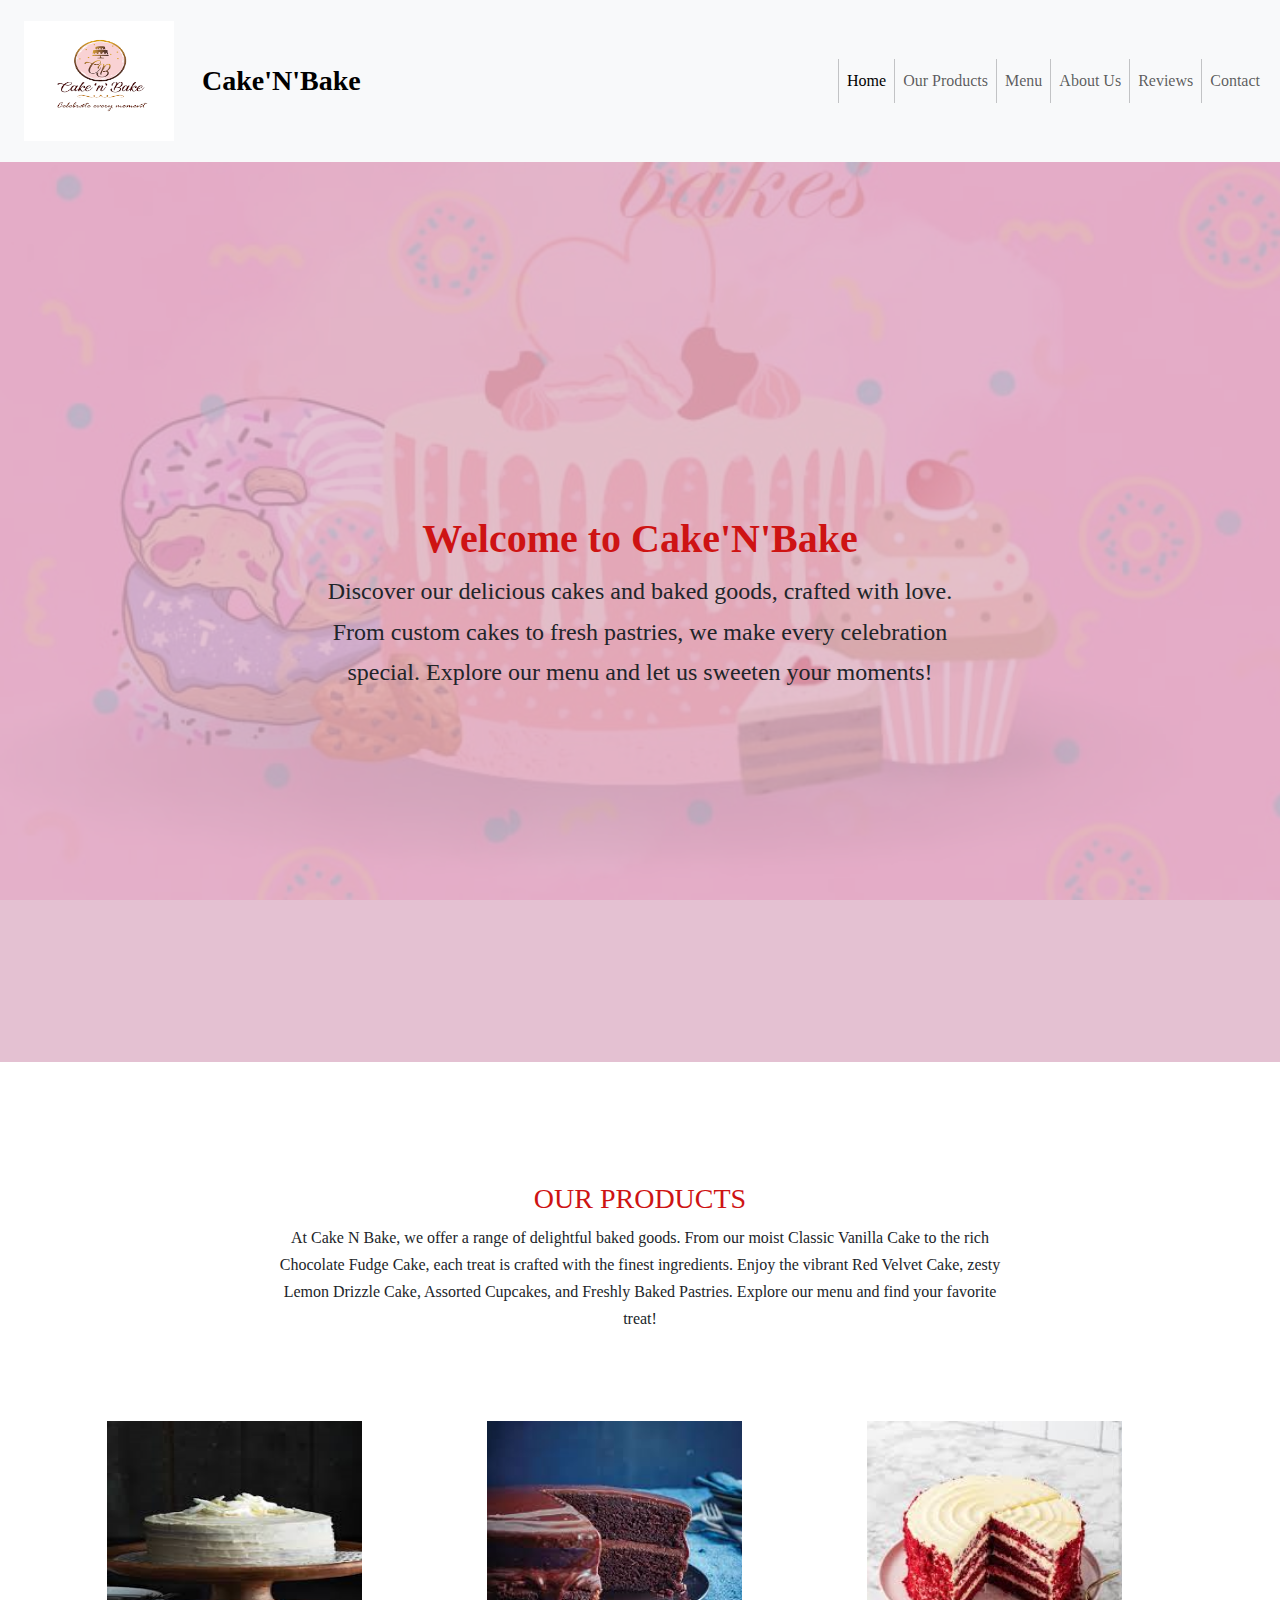
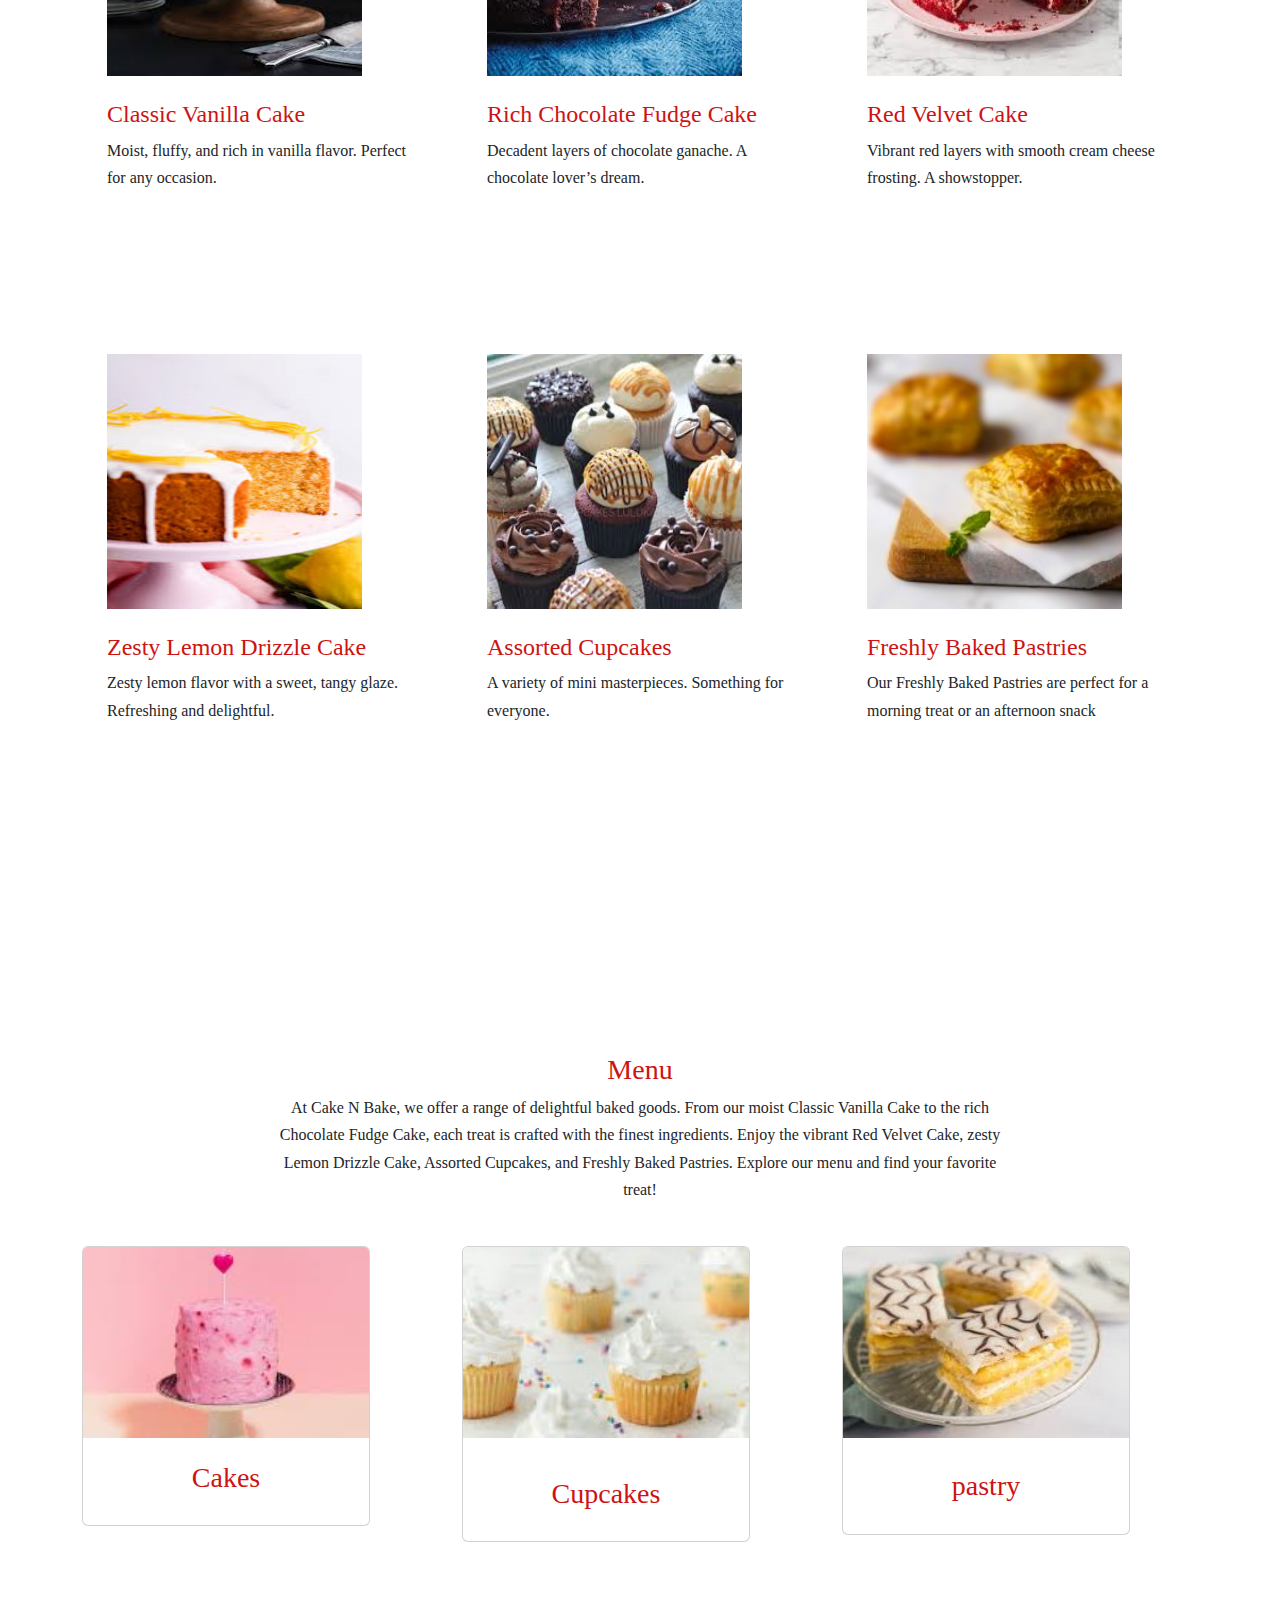
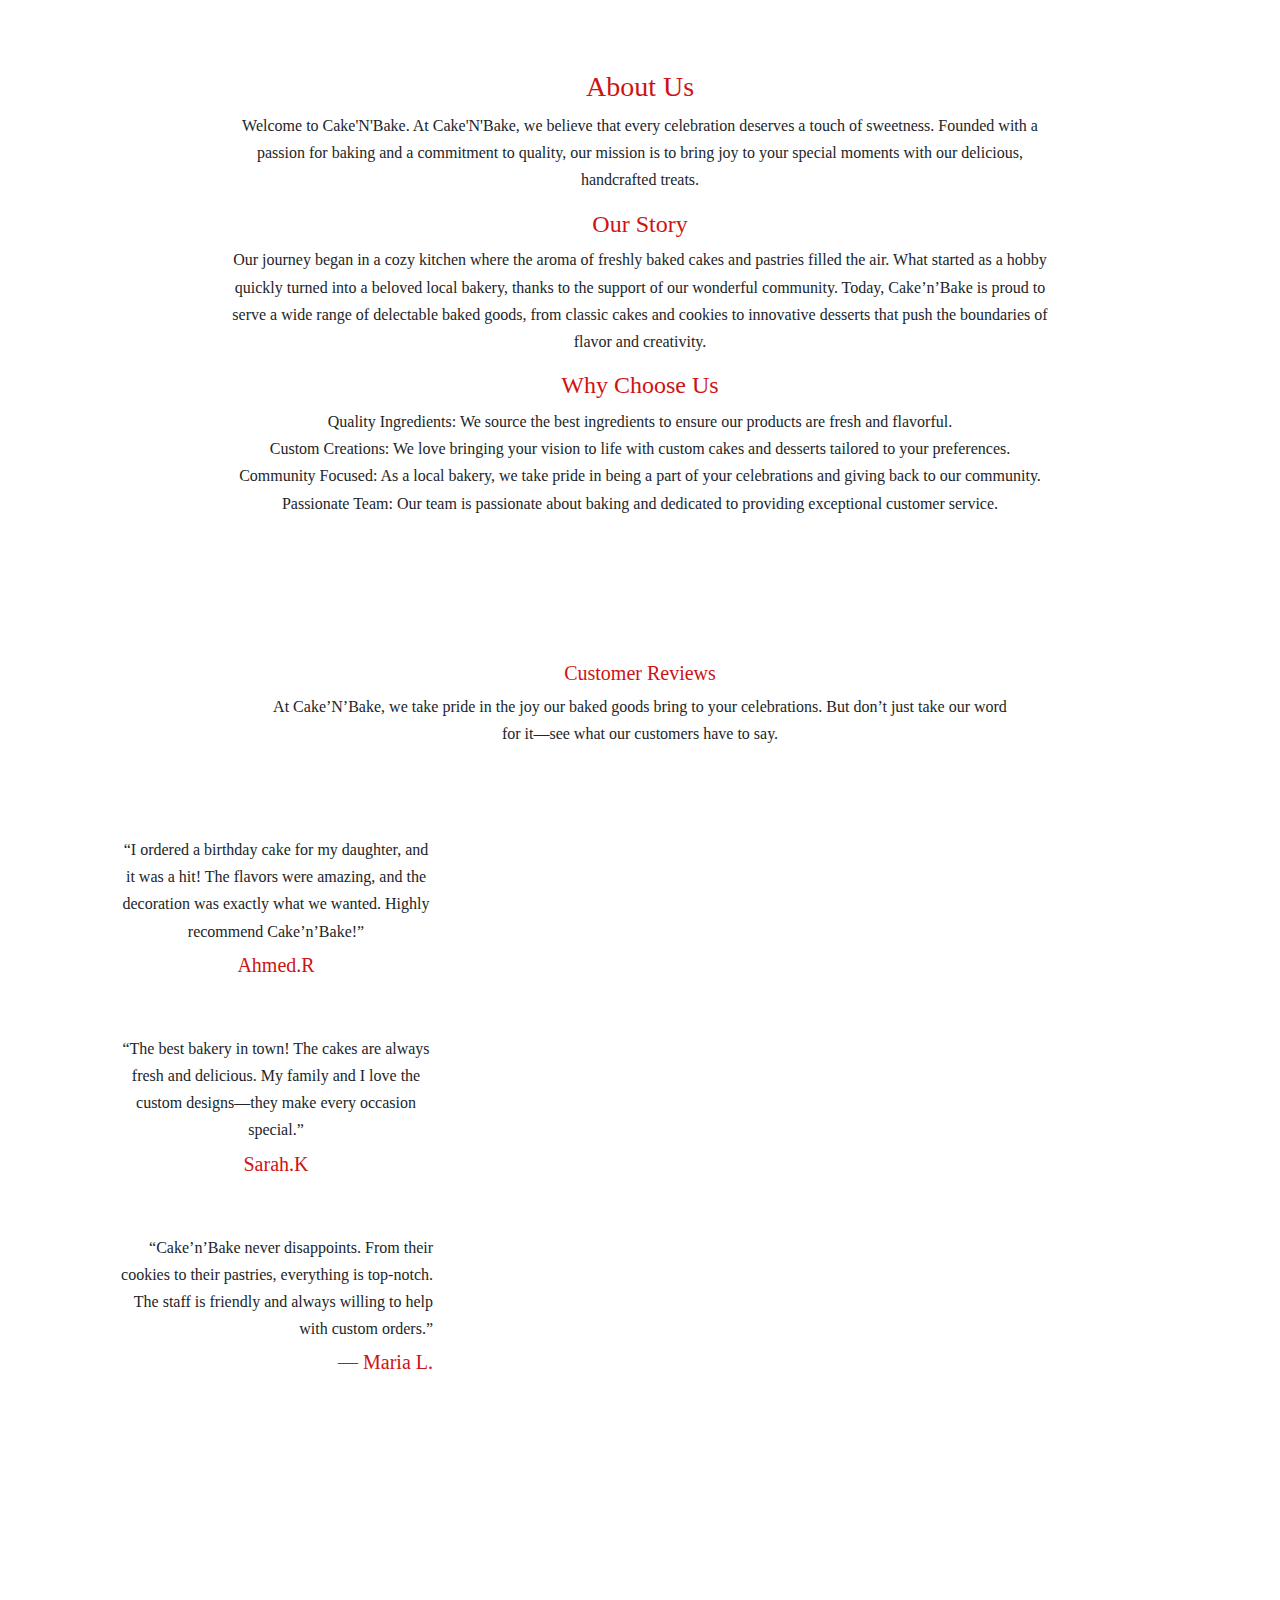
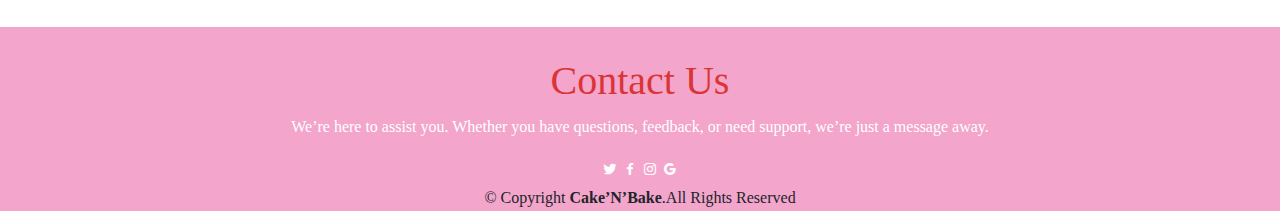
<file: index.html>
<!doctype html>
<html lang="en">
  <head>
    <meta charset="utf-8">
    <meta name="viewport" content="width=device-width, initial-scale=1">
    <title>Cake'N'Bake</title>
    <link rel="shortcut icon" type="image" href="./images/images.png">
    <link href="https://cdn.jsdelivr.net/npm/bootstrap@5.3.3/dist/css/bootstrap.min.css" rel="stylesheet" integrity="sha384-QWTKZyjpPEjISv5WaRU9OFeRpok6YctnYmDr5pNlyT2bRjXh0JMhjY6hW+ALEwIH" crossorigin="anonymous">
    <link href='https://unpkg.com/boxicons@2.1.4/css/boxicons.min.css' rel='stylesheet'>
  
  </head>
  <body>
    <script src="https://cdn.jsdelivr.net/npm/bootstrap@5.3.3/dist/js/bootstrap.bundle.min.js" integrity="sha384-YvpcrYf0tY3lHB60NNkmXc5s9fDVZLESaAA55NDzOxhy9GkcIdslK1eN7N6jIeHz" crossorigin="anonymous"></script>
  <link rel="stylesheet" href="css/style.css">
 
 
  <!-- Navbar -->

    <nav class="navbar navbar-expand-lg  bg-body-tertiary sticky-top">

        <div class="container-fluid ">
          <nav class="navbar navbar-light">
            <div class="container">
              <a class="navbar-brand bg-body-tertiary" href="#">
                <img src="./images/logo.png" alt="" width="150" height="120">
              </a>
            </div>
          </nav>
          <a class="navbar-brand fs-3 fw-bold" href="#">Cake'N'Bake</a>
          <button class="navbar-toggler" type="button" data-bs-toggle="collapse" data-bs-target="#navbarSupportedContent" aria-controls="navbarSupportedContent" aria-expanded="false" aria-label="Toggle navigation">
            <span class="navbar-toggler-icon"></span>
          </button>
          <div class="collapse navbar-collapse" id="navbarSupportedContent" style="text-align: center;">
            <ul class="navbar-nav ms-auto" >
              <div class="vr"></div>
              <li class="nav-item">
                <a class="nav-link active" aria-current="page" href="#Home">Home</a>
              </li>
              <div class="vr"></div>
              <li class="nav-item">
                <a class="nav-link" href="#Our Products">Our Products</a>
              </li>
              <div class="vr"></div>
              <li class="nav-item">
                <a class="nav-link" href="#Menu">Menu</a>
              </li>
              <div class="vr"></div>
              <li class="nav-item">
                <a class="nav-link" href="#About Us">About Us</a>
              </li>
              <div class="vr"></div>
              <li class="nav-item">
                <a class="nav-link" href="#Reviews">Reviews</a>
              </li>
              <div class="vr"></div>
              <li class="nav-item">
                <a class="nav-link" href="#footer">Contact</a>
              </li>
            </ul>
          </div>
        </div>
      </nav>

     
<!-- Background Image  -->
 <div class="hero vh-100 d-flex align-items-center" id="Home" style="background-image: url(./images/WhatsApp\ Image\ 2024-08-21\ at\ 1.25.25\ PM.jpeg); 
 background-position:center;
 background-size:cover;
 background-attachment: fixed;
 position: relative;
 z-index :2; width: 100%; height: 100px;" >
  <div class="container">
   <div class="row">
    <div class="col-lg-7 mx-auto text-center">
      <h1 class="display fw-bold">Welcome to Cake'N'Bake</h1>
      <p class="fs-4">Discover our delicious cakes and baked goods, crafted with love. From custom cakes to fresh pastries, we make every celebration special. Explore our menu and let us sweeten your moments!</p>
      </div>
    </div>
  </div>
</div> 





<!-- Our Products-->
<section  id="Our Products">
  <div class="container">
    <div class="row">
      <div class="col-md-8 mx-auto text-center">
        <h3>OUR PRODUCTS</h3>
        <p class="text-dark">At Cake N Bake, we offer a range of delightful baked goods. From our moist Classic Vanilla Cake to the rich Chocolate Fudge Cake, each treat is crafted with the finest ingredients. Enjoy the vibrant Red Velvet Cake, zesty Lemon Drizzle Cake, Assorted Cupcakes, and Freshly Baked Pastries. Explore our menu and find your favorite treat!</p>
      </div>
    </div>
    <div class="row">
      <div class="col-lg-4 col-sm-6 py-5">
        <div class="our Products card-effect">
          <div class="image ">
            <img src="./images/vanilla.png" alt="" width="255px" height="255px">
          </div>
          <h4 class="mt-4 mb-2">Classic Vanilla Cake</h4>
          <p>Moist, fluffy, and rich in vanilla flavor. Perfect for any occasion.</p>
        </div>
      </div>
      <div class="col-lg-4 col-sm-6 py-5">
        <div class="our Products card-effect">
          <div class="image ">
            <img src="./images/cake 2.png" alt="" width="255px" height="255px">
          </div>
          <h4 class="mt-4 mb-2">Rich Chocolate Fudge Cake</h4>
          <p>Decadent layers of chocolate ganache. A chocolate lover’s dream.</p>
        </div>
      </div>
      <div class="col-lg-4 col-sm-6 py-5">
        <div class="our Products card-effect">
          <div class="image ">
            <img src="./images/RED VELET.png" alt="" width="255px" height="255px">
          </div>
          <h4 class="mt-4 mb-2"> Red Velvet Cake</h4>
          <p>Vibrant red layers with smooth cream cheese frosting. A showstopper.</p>
        </div>
      </div>
      <div class="col-lg-4 col-sm-6 py-5">
        <div class="our Products card-effect">
          <div class="image ">
            <img src="./images/LEMON DIRZZLE.png" alt="" width="255px" height="255px">
          </div>
          <h4 class="mt-4 mb-2">Zesty Lemon Drizzle Cake</h4>
          <p>Zesty lemon flavor with a sweet, tangy glaze. Refreshing and delightful.</p>
        </div>
      </div>
      <div class="col-lg-4 col-sm-6 py-5">
        <div class="our Products card-effect">
          <div class="image ">
            <img src="./images/cupcakes.png" alt="" width="255px" height="255px">
          </div>
          <h4 class="mt-4 mb-2">Assorted Cupcakes</h4>
          <p>A variety of mini masterpieces. Something for everyone.</p>
        </div>
      </div>
      <div class="col-lg-4 col-sm-6 py-5">
        <div class="our Products card-effect">
          <div class="image ">
            <img src="./images/pastry.jpeg" alt="" width="255px" height="255px">
          </div>
          <h4 class="mt-4 mb-2"> Freshly Baked Pastries</h4>
          <p>Our Freshly Baked Pastries are perfect for a morning treat or an afternoon snack</p>
        </div>
      </div>
    </div>
  </div>
</section>



<!-- Menu -->
<section id="Menu">
  <div class="container text-center">
    <div class="col-md-8 mx-auto text-center">
      <h3>Menu</h3>
      <p class="text-dark">At Cake N Bake, we offer a range of delightful baked goods. From our moist Classic Vanilla Cake to the rich Chocolate Fudge Cake, each treat is crafted with the finest ingredients. Enjoy the vibrant Red Velvet Cake, zesty Lemon Drizzle Cake, Assorted Cupcakes, and Freshly Baked Pastries. Explore our menu and find your favorite treat!</p>
    </div>
    <br>
    <div class="row align-items-start">
      <div class="col">
        
  <div class="card" style="width: 18rem;">
    <img src="./images/cakessss.png" class="card-img-top" alt="...">
    <div class="card-body">
      <a href="./cakes.html" class="btn btn-transparent"><h3>Cakes</h3></a>
    </div>
  </div>
      </div>

      <div class="col">
  <div class="card" style="width: 18rem;">
    <img src="./images/font,,.jpg" class="card-img-top" alt="...">
    <div class="card-body">
      <h5 class="card-title"></h5>
      <p class="card-text"></p>
      <a href="./cup cakes.html" class="btn btn-transparent"><h3>Cupcakes</h3></a>
    </div>
  </div>
      </div>

      <div class="col">
  <div class="card" style="width: 18rem;" >
    <img src="./images/p6.jpeg" class="card-img-top" alt="..." >
    <div class="card-body">
      <h5 class="card-title"></h5>
      <a href="./pastry.html" class="btn btn-transparent"><h3>pastry</h3></a>
    </div>
  </div>
      </div>
    </div>
  </div>





  












  <!-- <div class="menu card-effect">
  <a href="./cup cakes.html"><img src="./images/font.jfif" alt=""  width="255px" height="255px"s></a>
</div>
<div class="">
  <a href="./cup cakes.html"><img src="./images/font.jfif" alt=""  width="255px" height="255px"s></a>
</div>
<div class="menu card-effect">
  <a href="./cup cakes.html"><img src="./images/font.jfif" alt=""  width="255px" height="255px"s></a>
</div> -->
</section>

 


<!-- About-Us -->
 <section class="row py-2" id="About Us">
  <div class="container">
    <div class="row">
      <div class="col-md-8 mx-auto text-center">
        <h3>About Us</h3>
        <p class="text-dark">Welcome to Cake'N'Bake. 
          At  Cake'N'Bake, we believe that every celebration deserves a touch of sweetness. Founded with a passion for baking and a commitment to quality, our mission is to bring joy to your special moments with our delicious, handcrafted treats.</p>
      </div>
      <div class="col-md-8 mx-auto text-center">
        <h4>Our Story</h4>
        <p class="text-dark">Our journey began in a cozy kitchen where the aroma of freshly baked cakes and pastries filled the air. What started as a hobby quickly turned into a beloved local bakery, thanks to the support of our wonderful community. Today, Cake’n’Bake is proud to serve a wide range of delectable baked goods, from classic cakes and cookies to innovative desserts that push the boundaries of flavor and creativity.</p>
      </div>
      <div class="col-md-8 mx-auto text-center">
        <h4>Why Choose Us</h4>
        <p class="text-dark">
          Quality Ingredients: We source the best ingredients to ensure our products are fresh and flavorful.
          <br>
          Custom Creations: We love bringing your vision to life with custom cakes and desserts tailored to your preferences.
          <br>
         Community Focused: As a local bakery, we take pride in being a part of your celebrations and giving back to our community.
         <br>
         Passionate Team: Our team is passionate about baking and dedicated to providing exceptional customer service.
        </p>
      </div>
    </div>
  </div>
 </section><!-- About-Us -->


<!-- Reviews -->
<section class="" id="Reviews">
<div class="container">
  <div class="row mb-5">
    <div class="col-md-8 mx-auto text-center">
        <h5> Customer Reviews</h5>
        <p>At Cake’N’Bake, we take pride in the joy our baked goods bring to your celebrations. But don’t just take our word for it—see what our customers have to say.</p>
    </div>
  </div>


  <div class="container text-center">
      <div class="col">
        <div class="col-md-4">
          <div class="Reviews card-effect">
            <p class="mb-2 ">“I ordered a birthday cake for my daughter, and it was a hit! The flavors were amazing, and the decoration was exactly what we wanted. Highly recommend Cake’n’Bake!”</p>
           <h5 class="">Ahmed.R</h5>
          </div>
        </div>
      </div>
      <div class="col">
        <div class="col-md-4 text-center">
          <div class="Reviews card-effect">
            <p class="mb-2 ">“The best bakery in town! The cakes are always fresh and delicious. My family and I love the custom designs—they make every occasion special.”</p>
           <h5 class="">Sarah.K</h5>
          </div>
        </div>
      </div>
      <div class="col">
        <div class="col-md-4 text-end">
          <div class="Reviews card-effect">
            <p class="mb-2 ">“Cake’n’Bake never disappoints. From their cookies to their pastries, everything is top-notch. The staff is friendly and always willing to help with custom orders.”</p>
           <h5 class=""> — Maria L.</h5>
          </div>
        </div>
      </div>
    </div>
  </div> 
</div>
</section>

<!-- <h5>Contact Us</h5> -->

<!-- Contact Us -->
<footer id="footer">
  <h1 class="text-center">Contact Us</h1>
  <p class="text-center"> We’re here to assist you. Whether you have questions, feedback, or need support, we’re just a message away.</p>
  <div class="icons text-center">
    <i class="bx bxl-twitter"></i>
    <i class="bx bxl-facebook"></i>
    <i class="bx bxl-instagram"></i>
    <i class="bx bxl-google"></i>
  </div>
  <div class="coppright text-center">
   &copy; Copyright <strong><span>Cake’N’Bake</span></strong>.All Rights Reserved
  </div>
</footer>




</body>
</html>
</file>
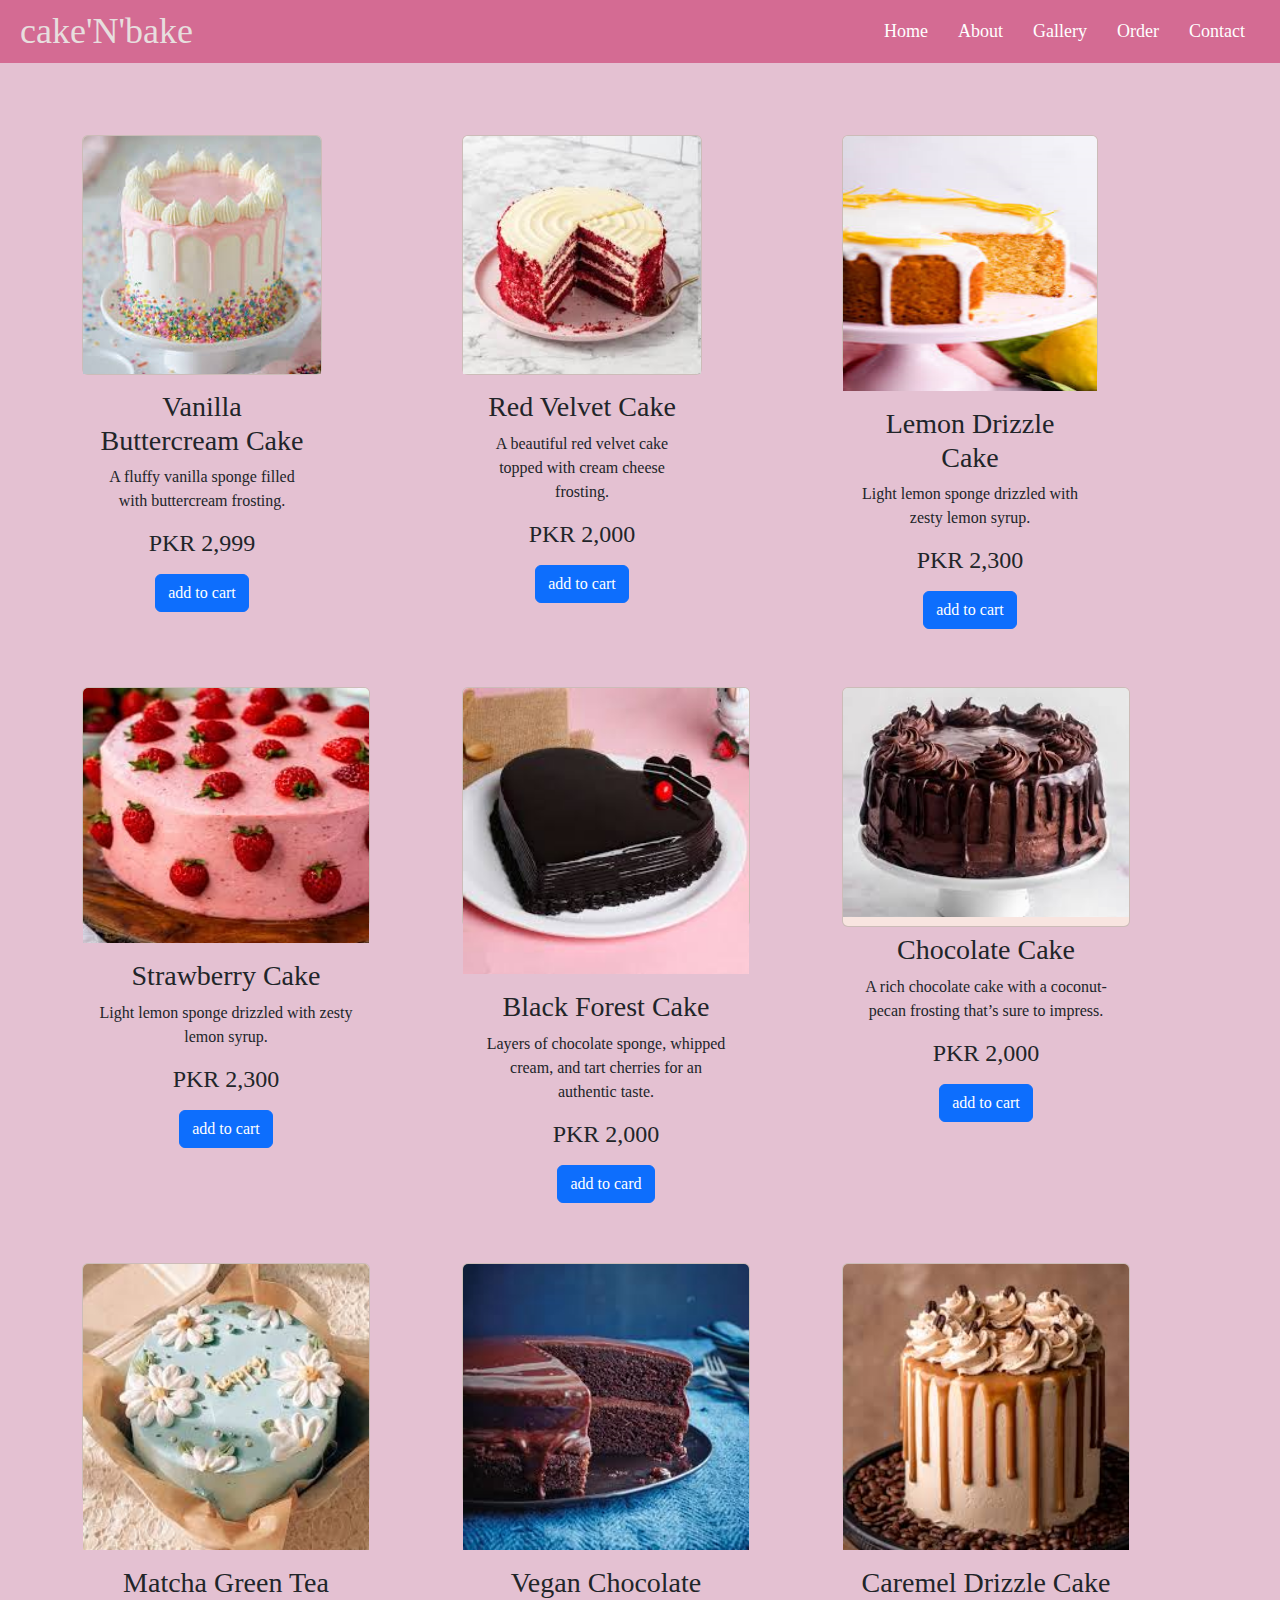
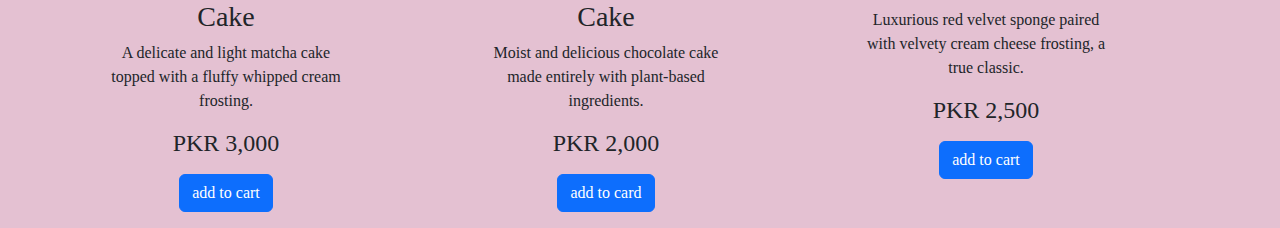
<file: cakes.html>
<!doctype html>
<html lang="en">
  <head>
    <meta charset="utf-8">
    <meta name="viewport" content="width=device-width, initial-scale=1">
    <title>Cakes</title>
    <link href="https://cdn.jsdelivr.net/npm/bootstrap@5.3.3/dist/css/bootstrap.min.css" rel="stylesheet" integrity="sha384-QWTKZyjpPEjISv5WaRU9OFeRpok6YctnYmDr5pNlyT2bRjXh0JMhjY6hW+ALEwIH" crossorigin="anonymous">
  <style>
    button{
      color: cyanorder;
      background-color: rgb(255, 80, 138);
    }
  </style>
  </head>
  <body>
   
    <script src="https://cdn.jsdelivr.net/npm/bootstrap@5.3.3/dist/js/bootstrap.bundle.min.js" integrity="sha384-YvpcrYf0tY3lHB60NNkmXc5s9fDVZLESaAA55NDzOxhy9GkcIdslK1eN7N6jIeHz" crossorigin="anonymous"></script>
   <!-- <h1 style="color: rgb(250, 71, 133);height: 500%;; text-align: center;">cakes</h1>
 -->

 <style>  
  body {  
      margin: 0;  
      font-family:Georgia, 'Times New Roman', Times, serif;
      background: rgba(221, 177, 199, 0.8);  
  }  

  .navbar {  
      display: flex;  
      justify-content: space-between;  
      align-items: center;  
      background-color: #d46b93; 
      padding: 10px 20px;  
      position: relative;  
      overflow: hidden;  
  }  

  .navbar h1 {  
      font-size: 36px;  
      color: rgb(231, 222, 222);  
      margin: 0;  
      cursor: pointer;  
      transition: transform 0.3s;  
  }  

  .navbar h1:hover {  
      transform: scale(1.1);  
  }  

  .navbar ul {  
      list-style: none;  
      display: flex;  
      padding: 0;  
      margin: 0;  
  }  

  .navbar ul li {  
      margin: 0 15px;  
      position: relative;  
      cursor: pointer;  
      font-size: 18px;  
      color: white;  
      transition: color 0.3s;  
  }  

  .navbar ul li:hover {  
      color: #da0c95;   
  }  

  .navbar ul li::after {  
      content: '';  
      position: absolute;  
      width: 100%;  
      height: 2px;  
      background: #d466f0;  
      bottom: -5px;  
      left: 0;  
      transform: scaleX(0);  
      transition: transform 0.3s;  
  }  

  .navbar ul li:hover::after {  
      transform: scaleX(1);  
  }  
  .card{
    background-color:#f8e5e0;  

  }

</style>  
</head>  
<body>  

<div class="navbar">  
  <h1>cake'N'bake</h1>  
  <ul>  
      <li>Home</li>  
      <li>About</li>  
      <li>Gallery</li>  
      <li>Order</li>  
      <li>Contact</li>  
  </ul>  
</div>  

<script>  
 
</script>  

   
 
   <br>
  
   <div class="container text-center ">
    <div class="row align-items-start ">
      <div class="col-lg-4 col-sm-6 py-5">
        <div class="card" style="width: 15rem;height: 15rem;" >
          <img src="./images/VANILLA BUTTER CREAM.jpeg" class="card-img-top" alt="...">
          <div class="card-body">
            <h3 class="card-title">Vanilla Buttercream Cake</h3>
            <p class="card-text"> A fluffy vanilla sponge filled with  buttercream frosting. 
              <h4>PKR 2,999</h4>
            </p>
            <a href="order.html" class="btn btn-primary"> add to cart</a>
          </div>
        </div>
      </div>
      <div class="col-lg-4 col-sm-6 py-5 ">
        <div class="card" style="width: 15rem; height: 15rem;">
          <img src="./images/RED VELET.png" class="card-img-top" alt="...">
          <div class="card-body">
            <h3 class="card-title">Red Velvet Cake</h3>
            <p class="card-text"> A beautiful red velvet cake topped with cream cheese frosting.
              <h4>PKR 2,000</h4>
            </p>
            <a href="order.html" class="btn btn-primary">add to cart</a>
          </div>
        </div>
      </div>
      <div class="col-lg-4 col-sm-6 py-5">
        <div class="card" style="width: 16rem; height:15rem;">
          <img src="./images/LEMON DIRZZLE.png" class="card-img-top" alt="..." width="255" height="255">
          <div class="card-body">
            <h3 class="card-title">Lemon Drizzle Cake</h3>
            <p class="card-text FW-LIGHT">Light lemon sponge drizzled with zesty lemon syrup.
              <h4>PKR 2,300</h4>
            </p>
            <a href="order.html" class="btn btn-primary">add to cart</a>
          </div>
        </div>
      </div>
     </div>
   </div>
  <br>
  <br>
  <br>
  <br>
  <br>
  <br>
  <br>
  <br>
  <br>


  <div class="container text-center">
    <div class="row align-items-start">
      <div class="col-lg-4 col-sm-6 py-5">
        <div class="card" style="width: 18rem; height: 15rem;">
          <img src="./images/download 2.jpeg" class="card-img-top" alt="..." width="255" height="255">
          <div class="card-body">
            <h3 class="card-title">Strawberry Cake</h3>
            <p class="card-text FW-LIGHT">Light lemon sponge drizzled with zesty lemon syrup.
              <h4>PKR 2,300</h4>
            </p>
            <a href="order.html" class="btn btn-primary">add to cart</a>
          </div>
        </div>
      </div>



    <div class="col-lg-4 col-sm-6 py-5">
      <div class="card" style="width: 18rem; height: 15rem;">
        <img src="./images/cake 12.jpeg" class="card-img-top" alt="...">
        <div class="card-body">
         <h3 class="card-title">Black Forest Cake</h3>
         <p class="card-text">Layers of chocolate sponge, whipped cream, and tart cherries for an authentic taste.
        <h4>PKR 2,000</h4>
       </p>
        <a href="order.html" class="btn btn-primary">add to card</a>
       </div>
     </div>
  </div>



      <div class="col-lg-4 col-sm-6 py-5">
        <div class="card" style="width: 18rem; height:15rem;">
          <img src="./images/picture 1.jpeg" class="card-img-top" alt="...">
          <div class="card-body">
            <h3 class="card-title"> Chocolate Cake</h3>
            <p class="card-text">A rich chocolate cake with a coconut-pecan frosting that’s sure to impress.
              <h4>PKR 2,000</h4>
            </p>
            <a href="order.html" class="btn btn-primary">add to cart</a>
          </div>
        </div>
      </div>
    </div>
  </div>



<br>
<br>
<br>
<br>
<br>
<br>
<br>
<br>
<br>
<br>
        <div class="container text-center">
          <div class="row align-items-start">
            <div class="col-lg-4 col-sm-6 py-5">
              <div class="card" style="width: 18rem; height: 15rem;">
                <img src="./images/cake 9 (1).jpeg" class="card-img-top" alt="...">
                <div class="card-body">
                  <h3 class="card-title">Matcha Green Tea Cake</h3>
                  <p class="card-text">A delicate and light matcha cake topped with a fluffy whipped cream frosting.
                    <h4>PKR 3,000</h4>
                  </p>
                  <a href="order.html" class="btn btn-primary">add to cart</a>
                </div>
              </div>
            </div>



          <div class="col-lg-4 col-sm-6 py-5">
            <div class="card" style="width: 18rem; height: 15rem;">
              <img src="./images/cake 2.png" class="card-img-top" alt="...">
               <div class="card-body">
               <h3 class="card-title">Vegan Chocolate Cake</h3>
               <p class="card-text">Moist and delicious chocolate cake made entirely with plant-based ingredients.
               <h4>PKR 2,000</h4>
               </p>
              <a href="order.html" class="btn btn-primary">add to card</a>
             </div>
           </div>
        </div>



            <div class="col-lg-4 col-sm-6 py-5">
              <div class="card" style="width: 18rem; height:15rem;">
                <img src="./images/images 6.jpeg" class="card-img-top" alt="...">
                <div class="card-body">
                  <h3 class="card-title">Caremel Drizzle Cake</h3>
                  <p class="card-text">Luxurious red velvet sponge paired with velvety cream cheese frosting, a true classic.
                  <h4>PKR 2,500</h4>
                  </p>
                  <a href="order.html" class="btn btn-primary">add to cart</a>
                </div>
              </div>
            </div>
          </div>
        </div>






<!-- yaha se images change karo -->


<!-- 
        <div class="container text-center">
          <div class="row align-items-start">
            <div class="col">
              <div class="card" style="width: 18rem;">
                <img src="./cake 7.jpg" class="card-img-top" alt="...">
                <div class="card-body">
                  <h3 class="card-title">Matcha Green Tea Cake</h5>
                  <p class="card-text">Layers of chocolate sponge, whipped cream, and cherries come together in this iconic dessert.
                    <h4>PKR 2,500</h4>

</p>
                  <a href="order.html" class="btn btn-primary">add to cart</a>
                </div>
              </div>
            </div>



            <div class="col">
          <div class="card" style="width: 18rem;">
  <img src="./cake 8.jpeg" class="card-img-top" alt="...">
  <div class="card-body">
    <h3 class="card-title">Chocolate Raspberry Torte </h3>
    <p class="card-text">Layers of chocolate sponge, whipped cream, and cherries come together in this iconic dessert.

      <h4>PKR 2,500</h4>
</p>
    <a href="order.html" class="btn btn-primary">add to card</a>
  </div>
</div>
            </div>



            <div class="col">
              <div class="card" style="width: 18rem;">
                <img src="./cake 9.jpeg" class="card-img-top" alt="...">
                <div class="card-body">
                  <h3 class="card-title">New York Style Cheesecake</h3>
                  <p class="card-text">Layers of chocolate sponge, whipped cream, and cherries come together in this iconic dessert.


<h4>PKR 2,500</h4>                  </p>
                  <a href="order.html" class="btn btn-primary">add to cart</a>
                </div>
              </div>
            </div>
          </div>
        </div>










        <div class="container text-center">
          <div class="row align-items-start">
            <div class="col">
              <div class="card" style="width: 18rem;">
                <img src="cake 10.jpeg" class="card-img-top" alt="...">
                <div class="card-body">
                  <h3 class="card-title">Cakesicles</h3>
                  <p class="card-text">Rich and fudgy, this gluten-free cake is a chocolate lover's dream.
                    <h4>PKR 2,500</h4>
                  </p>
                  <a href="order.html" class="btn btn-primary">add to cart</a>
                </div>
              </div>
            </div>



            <div class="col">
          <div class="card" style="width: 18rem;">
  <img src="cake 11.jpeg" class="card-img-top" alt="...">
  <div class="card-body">
    <h3 class="card-title">Vegan Carrot Cake</h3>
    <p class="card-text">Rich and fudgy, this gluten-free cake is a chocolate lover's dream.
      <h4>PKR 2,500</h4>
    </p>
    <a href="order.html" class="btn btn-primary">add to card</a>
  </div>
</div>
            </div>



            <div class="col">
              <div class="card" style="width: 18rem;">
                <img src="cake 12.jpeg" class="card-img-top" alt="...">
                <div class="card-body">
                  <h3 class="card-title">Vegan Chocolate Cake</h3>
                  <p class="card-text">Rich and fudgy, this gluten-free cake is a chocolate lover's dream.
                    <h4>PKR 2,500</h4>
                  </p>
                  <a href="order.html" class="btn btn-primary">add to cart</a>
                </div>
              </div>
            </div>
          </div>
        </div>


 -->



</body>
</html>
</file>
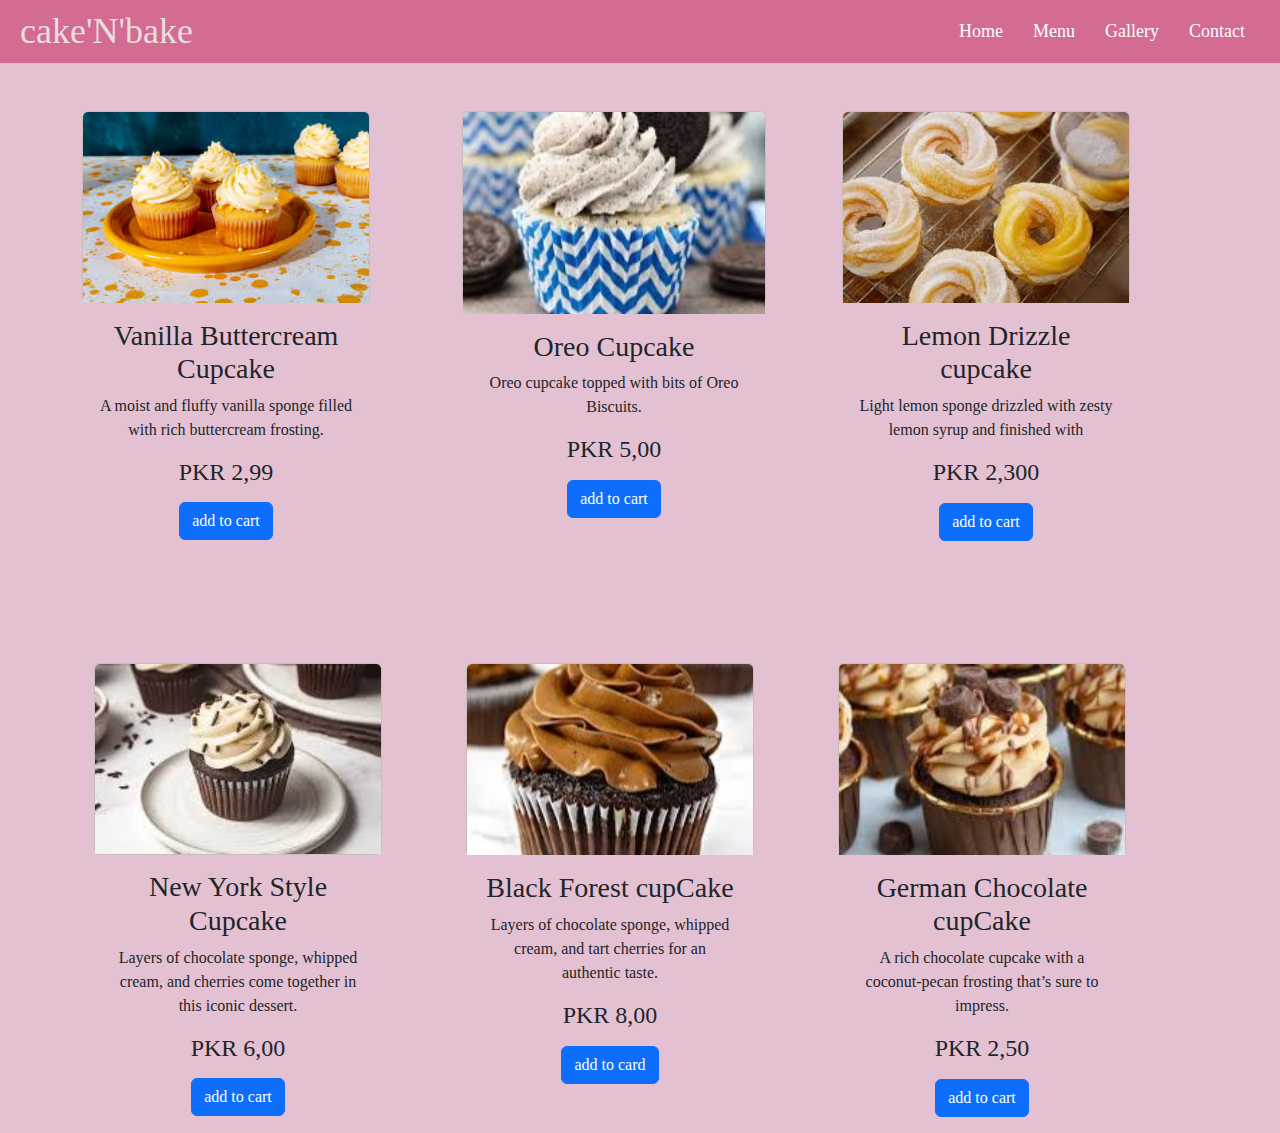
<file: cup cakes.html>
<!doctype html>
<html lang="en">
  <head>
    <meta charset="utf-8">
    <meta name="viewport" content="width=device-width, initial-scale=1">
    <title>Cupcakes</title>
    <link href="https://cdn.jsdelivr.net/npm/bootstrap@5.3.3/dist/css/bootstrap.min.css" rel="stylesheet" integrity="sha384-QWTKZyjpPEjISv5WaRU9OFeRpok6YctnYmDr5pNlyT2bRjXh0JMhjY6hW+ALEwIH" crossorigin="anonymous">
  <style>
    button{
      color: 
      background-color:  rgb(255, 80, 138);
    }
  </style>
  </head>
  <body>
   
    <script src="https://cdn.jsdelivr.net/npm/bootstrap@5.3.3/dist/js/bootstrap.bundle.min.js" integrity="sha384-YvpcrYf0tY3lHB60NNkmXc5s9fDVZLESaAA55NDzOxhy9GkcIdslK1eN7N6jIeHz" crossorigin="anonymous"></script>
   <!-- <h1 style="color: rgb(250, 71, 133);height: 500%;; text-align: center;">cakes</h1>
 -->

 <style>  
  body {  
      margin: 0;  
      font-family: Georgia, 'Times New Roman', Times, serif; 
      background:  rgba(221, 177, 199, 0.8);  
  }  

  .navbar {  
      display: flex;  
      justify-content: space-between;  
      align-items: center;  
      background-color: #d46b93; 
      padding: 10px 20px;  
      position: relative;  
      overflow: hidden;  
  }  

  .navbar h1 {  
      font-size: 36px;  
      color: rgb(231, 222, 222);  
      margin: 0;  
      cursor: pointer;  
      transition: transform 0.3s;  
  }  

  .navbar h1:hover {  
      transform: scale(1.1);  
  }  

  .navbar ul {  
      list-style: none;  
      display: flex;  
      padding: 0;  
      margin: 0;  
  }  

  .navbar ul li {  
      margin: 0 15px;  
      position: relative;  
      cursor: pointer;  
      font-size: 18px;  
      color: white; 
      transition: color 0.3s;  
  }  

  .navbar ul li:hover {  
      color: #da0c95;   
  }  

  .navbar ul li::after {  
      content: '';  
      position: absolute;  
      width: 100%;  
      height: 2px;  
      background:  #d466f0;    
      bottom: -5px;  
      left: 0;  
      transform: scaleX(0);  
      transition: transform 0.3s;  
  }  

  .navbar ul li:hover::after {  
      transform: scaleX(1);  
  }  
.card{
  background-color:  #f8e5e0;  ;
}   
</style>  
</head>  
<body>  

<div class="navbar">  
  <h1>cake'N'bake </h1>  
  <ul>  
    <li class="nav-item">
      <a class="nav-link active" aria-current="page" href="./index.html">Home</a>
    </li>
    <li class="nav-item">
      <a class="nav-link active" aria-current="page" href="./index.html">Menu</a>
    </li>
    <li class="nav-item">
      <a class="nav-link active" aria-current="page" href="">Gallery</a>
    </li>
    <li class="nav-item">
      <a class="nav-link active" aria-current="page" href="#Home">Contact</a>
    </li>
      <!-- <li>Home</li>  
      <li>About</li>  
      <li>Gallery</li>  
      <li>Order</li>  
      <li>Contact</li>   -->
  </ul>  
</div>  

<script>  
 
</script>  
<br>
<br>


   
 
   

 
   <div class="container text-center">
    <div class="row align-items-start">
      <div class="col">
        <div class="card" style="width: 18rem; height: 12rem;">
          <img src="./images/vanilla cupcake.jpeg" class="card-img-top" alt="...">
          <div class="card-body">
            <h3 class="card-title">Vanilla Buttercream Cupcake</h3>
            <p class="card-text"> A moist and fluffy vanilla sponge filled with rich buttercream frosting. 
              <h4>PKR 2,99</h4>
            </p>
            <a href="order.html" class="btn btn-primary"> add to cart</a>
          </div>
        </div>

      </div>
      <div class="col">
      


        <div class="card" style="width: 19rem; height: 12rem;">
          <img src="./images/oreo.jpeg" class="card-img-top" alt="...">
          <div class="card-body">
            <h3 class="card-title">Oreo Cupcake</h3>
            <p class="card-text"> Oreo cupcake topped with bits of Oreo Biscuits.
              <h4>PKR 5,00</h4>
            </p>
            <a href="order.html" class="btn btn-primary">add to cart</a>
          </div>
        </div>



        
      </div>
      <div class="col">
        
        <div class="card" style="width: 18rem;  height: 12rem;">
          <img src="./images/lemon.jpeg" class="card-img-top" alt="...">
          <div class="card-body">
            <h3 class="card-title">Lemon Drizzle cupcake</h3>
            <p class="card-text">Light lemon sponge drizzled with zesty lemon syrup and finished with
              <h4>PKR 2,300</h4>
            </p>
            <a href="order.html" class="btn btn-primary">add to cart</a>
          </div>
        </div>

      </div>
        </div>


<br>
<br>
<br>
<br>
<br>
<br>
<br>
<br>
<br>
<br>
<br>
<br>
<br>

<br>
<br>




        <div class="container text-center">
          <div class="row align-items-start">
            <div class="col">
              <div class="card" style="width: 18rem;  height: 12rem;">
                <img src="./images/chocolate and vanilla.jpeg" class="card-img-top" alt="...">
                <div class="card-body">
                  <h3 class="card-title">New York Style Cupcake</h3>
                  <p class="card-text">Layers of chocolate sponge, whipped cream, and cherries come together in this iconic dessert.
                    <h4>PKR 6,00</h4>
                  </p>
                  <a href="order.html" class="btn btn-primary">add to cart</a>
                </div>
              </div>
            </div>



            <div class="col">
          <div class="card" style="width: 18rem; height: 12rem;">
  <img src="./images/chocolate.jpeg" class="card-img-top" alt="...">
  <div class="card-body">
    <h3 class="card-title">Black Forest cupCake</h3>
    <p class="card-text">Layers of chocolate sponge, whipped cream, and tart cherries for an authentic taste.
      <h4>PKR 8,00</h4>

    </p>
    <a href="order.html" class="btn btn-primary">add to card</a>
  </div>
</div>
            </div>



            <div class="col">
              <div class="card" style="width: 18rem; height: 12rem;">
                <img src="./images/german.jpeg" class="card-img-top" alt="...">
                <div class="card-body">
                  <h3 class="card-title">German Chocolate cupCake</h3>
                  <p class="card-text">A rich chocolate cupcake with a coconut-pecan frosting that’s sure to impress.
                    <h4>PKR 2,50</h4>
                  </p>
                  <a href="order.html" class="btn btn-primary">add to cart</a>
                </div>
              </div>
            </div>
          </div>
        </div>





        <!-- <div class="container text-center">
          <div class="row align-items-start">
            <div class="col">
              <div class="card" style="width: 18rem;">
                <img src="cup7.jpeg" class="card-img-top" alt="...">
                <div class="card-body">
                  <h3 class="card-title">Matcha Green Tea cupCake</h3>
                  <p class="card-text">A delicate and light matcha cake topped with a fluffy whipped cream frosting.

                    <h4>PKR 3,00</h4>
                  </p>
                  <a href="order.html" class="btn btn-primary">add to cart</a>
                </div>
              </div>
            </div>



            <div class="col">
          <div class="card" style="width: 18rem;">
  <img src="cup8.jpeg" class="card-img-top" alt="...">
  <div class="card-body">
    <h3 class="card-title">Vegan Chocolate cupCake</h3>
    <p class="card-text">Moist and delicious chocolate cupcake made entirely with plant-based ingredients.
      <h4>PKR 2,00</h4>
    </p>
    <a href="order.html" class="btn btn-primary">add to card</a>
  </div>
</div>
            </div>



            <div class="col">
              <div class="card" style="width: 18rem;">
                <img src="cup 9.jpeg" class="card-img-top" alt="...">
                <div class="card-body">
                  <h3 class="card-title">Red Velvet cupCake</h3>
                  <p class="card-text">Luxurious red velvet sponge paired with velvety cream cheese frosting, a true classic.

                    <h4>PKR 2,50</h4>
                    .</p>
                  <a href="order.html" class="btn btn-primary">add to cart</a>
                </div>
              </div>
            </div>
          </div>
        </div>









        <div class="container text-center">
          <div class="row align-items-start">
            <div class="col">
              <div class="card" style="width: 18rem;">
                <img src="cup10.jpeg" class="card-img-top" alt="...">
                <div class="card-body">
                  <h3 class="card-title">Matcha Green Tea cupCake</h5>
                  <p class="card-text">Layers of chocolate sponge, whipped cream, and cherries come together in this iconic dessert.
                    <h4>PKR 2,50</h4>

</p>
                  <a href="order.html" class="btn btn-primary">add to cart</a>
                </div>
              </div>
            </div>



            <div class="col">
          <div class="card" style="width: 18rem;">
  <img src="cup 11.jpeg" class="card-img-top" alt="...">
  <div class="card-body">
    <h3 class="card-title">Chocolate Raspberry Torte </h3>
    <p class="card-text">Layers of chocolate sponge, whipped cream, and cherries come together in this iconic dessert.

      <h4>PKR 2,50</h4>
</p>
    <a href="order.html" class="btn btn-primary">add to card</a>
  </div>
</div>
            </div>



            <div class="col">
              <div class="card" style="width: 18rem;">
                <img src="cup12.jpeg" class="card-img-top" alt="...">
                <div class="card-body">
                  <h3 class="card-title">New York Style Cupcake</h3>
                  <p class="card-text">Layers of chocolate sponge, whipped cream, and cherries come together in this iconic dessert.


<h4>PKR 2,50</h4>                  </p>
                  <a href="order.html" class="btn btn-primary">add to cart</a>
                </div>
              </div>
            </div>
          </div>
        </div>










        <div class="container text-center">
          <div class="row align-items-start">
            <div class="col">
              <div class="card" style="width: 18rem;">
                <img src="cup13.jpeg" class="card-img-top" alt="...">
                <div class="card-body">
                  <h3 class="card-title">Cakesicles</h3>
                  <p class="card-text">Rich and fudgy, this gluten-free cupcake is a chocolate lover's dream.
                    <h4>PKR 2,50</h4>
                  </p>
                  <a href="order.html" class="btn btn-primary">add to cart</a>
                </div>
              </div>
            </div>



            <div class="col">
          <div class="card" style="width: 18rem;">
  <img src="cup14.jpeg" class="card-img-top" alt="...">
  <div class="card-body">
    <h3 class="card-title">Vegan Carrot cupCake</h3>
    <p class="card-text">Rich and fudgy, this gluten-free cake is a chocolate lover's dream.
      <h4>PKR 2,00</h4>
    </p>
    <a href="order.html" class="btn btn-primary">add to card</a>
  </div>
</div>
            </div>



            <div class="col">
              <div class="card" style="width: 18rem;">
                <img src="cup 15.jpeg" class="card-img-top" alt="...">
                <div class="card-body">
                  <h3 class="card-title">Vegan Chocolate cupCake</h3>
                  <p class="card-text">Rich and fudgy, this gluten-free cupcake is a chocolate lover's dream.
                    <h4>PKR 2,50</h4>
                  </p>
                  <a href="order.html" class="btn btn-primary">add to cart</a>
                </div>
              </div>
            </div>
          </div>
        </div>
 -->




        






      
   

  
   


</body>
</html>
</file>
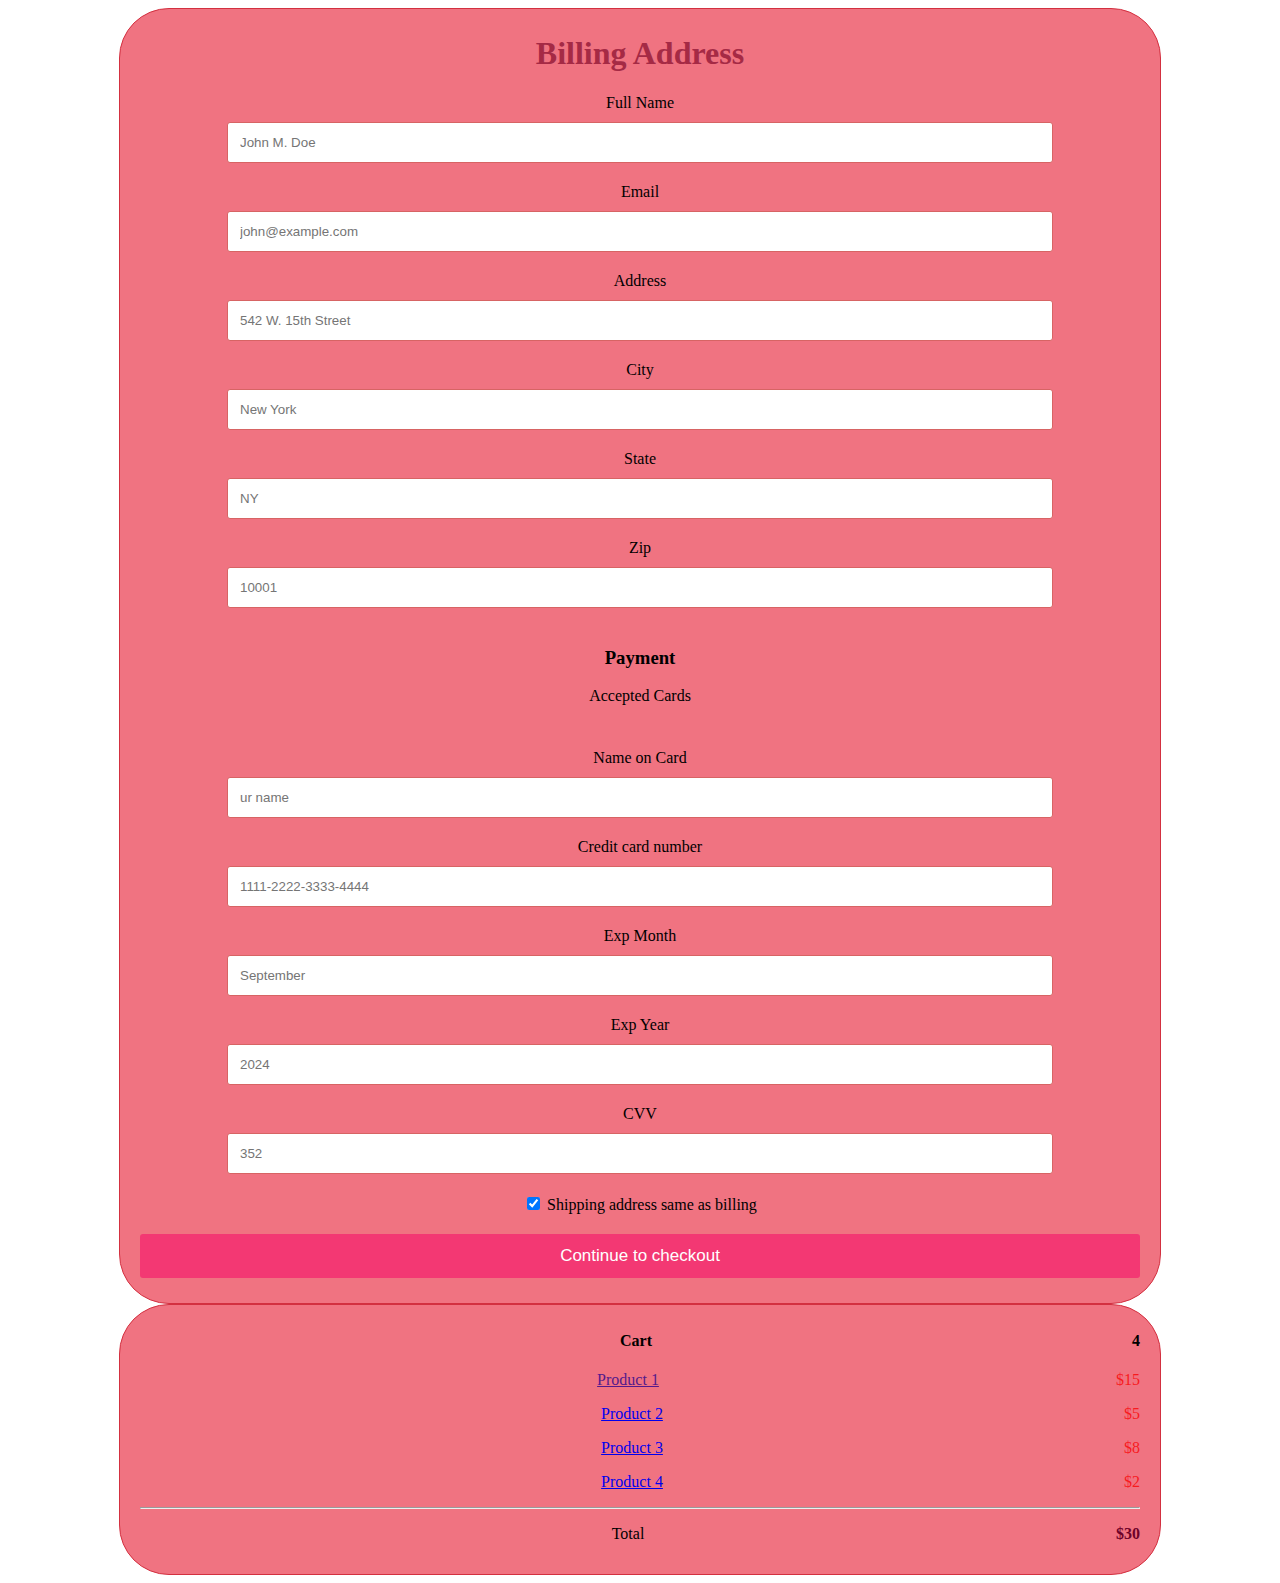
<file: order.html>
<!DOCTYPE html>
<html lang="en">
<head>
    <meta charset="UTF-8">
    <meta name="viewport" content="width=device-width, initial-scale=1.0">
    <title>Document</title>
    <link rel="stylesheet" href="stylee.css">
</head>
<body>
    





    <div class="row">
        <div class="col-75">
          <div align="center">
          <div class="container">
            <form action="/action_page.php">
      
              <div class="row">
                <div class="col-50">
                  <h1 style="text-align: center ;color: rgb(165, 42, 69);">Billing Address</h1>
                  <label for="fname"><i class="fa fa-user"></i> Full Name</label>
                  <input type="text" id="fname" name="firstname" placeholder="John M. Doe">
                  <label for="email"><i class="fa fa-envelope"></i> Email</label>
                  <input type="text" id="email" name="email" placeholder="john@example.com">
                  <label for="adr"><i class="fa fa-address-card-o"></i> Address</label>
                  <input type="text" id="adr" name="address" placeholder="542 W. 15th Street">
                  <label for="city"><i class="fa fa-institution"></i> City</label>
                  <input type="text" id="city" name="city" placeholder="New York">
      
                  <div class="row">
                    <div class="col-50">
                      <label for="state">State</label>
                      <input type="text" id="state" name="state" placeholder="NY">
                    </div>
                    <div class="col-50">
                      <label for="zip">Zip</label>
                      <input type="text" id="zip" name="zip" placeholder="10001">
                    </div>
                  </div>
                </div>
      
                <div class="col-50">
                  <h3>Payment</h3>
                  <label for="fname">Accepted Cards</label>
                  <div class="icon-container">
                    <i class="fa fa-cc-visa" style="color:navy;"></i>
                    <i class="fa fa-cc-amex" style="color:blue;"></i>
                    <i class="fa fa-cc-mastercard" style="color:rgb(223, 148, 148);"></i>
                    <i class="fa fa-cc-discover" style="color:orange;"></i>
                  </div>
                  <label for="cname">Name on Card</label>
                  <input type="text" id="cname" name="cardname" placeholder="ur name">
                  <label for="ccnum">Credit card number</label>
                  <input type="text" id="ccnum" name="cardnumber" placeholder="1111-2222-3333-4444">
                  <label for="expmonth">Exp Month</label>
                  <input type="text" id="expmonth" name="expmonth" placeholder="September">
      
                  <div class="row">
                    <div class="col-50">
                      <label for="expyear">Exp Year</label>
                      <input type="text" id="expyear" name="expyear" placeholder="2024">
                    </div>
                    <div class="col-50">
                      <label for="cvv">CVV</label>
                      <input type="text" id="cvv" name="cvv" placeholder="352">
                    </div>
                  </div>
                </div>
      
              </div>
              <label>
                <input type="checkbox" checked="checked" name="sameadr"> Shipping address same as billing
              </label>
              <input type="submit" value="Continue to checkout" class="btn">
            </form>
          </div>
        </div>
        </div>
      
        <div class="col-25">
          <div align="center">
          <div class="container">
            <h4>Cart
              <span class="price" style="color:black">
                <i class="fa fa-shopping-cart"></i>
                <b>4</b>
              </span>
            </h4>
            <p><a href="">Product 1</a> <span class="price">$15</span></p>
            <p><a href="#">Product 2</a> <span class="price">$5</span></p>
            <p><a href="#">Product 3</a> <span class="price">$8</span></p>
            <p><a href="#">Product 4</a> <span class="price">$2</span></p>
            <hr>
            <p>Total <span class="price" style="color:rgb(110, 2, 41)"><b>$30</b></span></p>
          </div>
          </div>
        </div>
      </div>




</body>
</html>
</file>
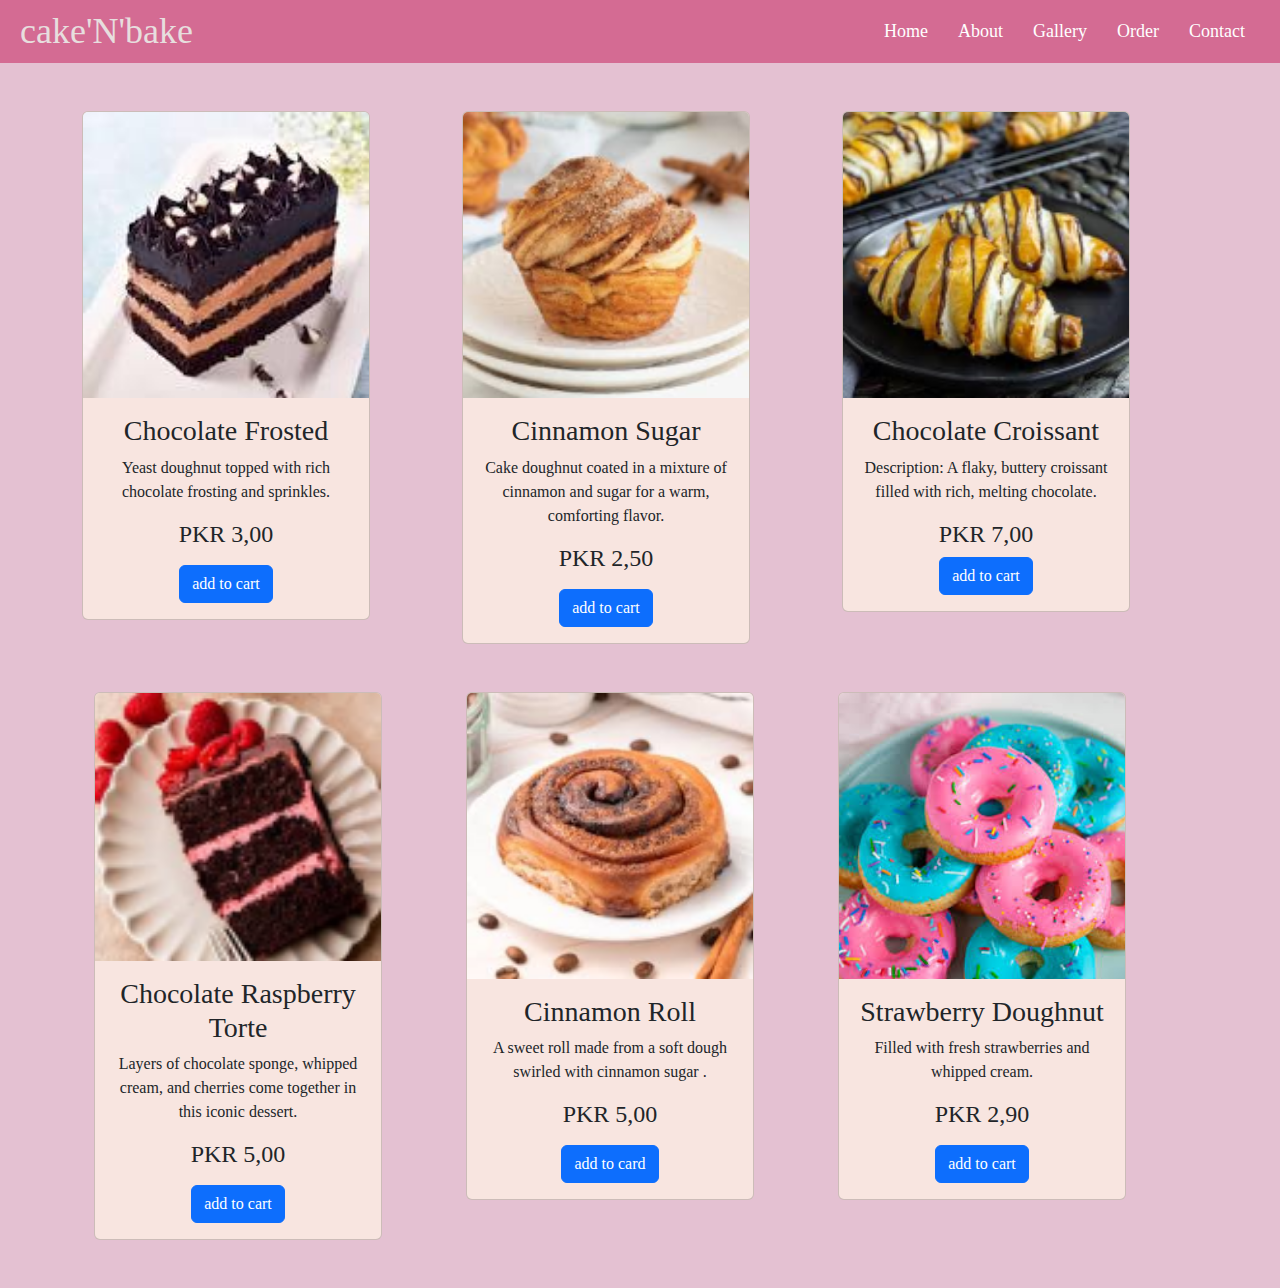
<file: pastry.html>
<!doctype html>
<html lang="en">
  <head>
    <meta charset="utf-8">
    <meta name="viewport" content="width=device-width, initial-scale=1">
    <title>Bootstrap demo</title>
    <link href="https://cdn.jsdelivr.net/npm/bootstrap@5.3.3/dist/css/bootstrap.min.css" rel="stylesheet" integrity="sha384-QWTKZyjpPEjISv5WaRU9OFeRpok6YctnYmDr5pNlyT2bRjXh0JMhjY6hW+ALEwIH" crossorigin="anonymous">
  
  
  <style>
    button{
      color: cyan;
      background-color: rgb(255, 80, 138);
    }
  </style>
  </head>
  <body>
   
    <script src="https://cdn.jsdelivr.net/npm/bootstrap@5.3.3/dist/js/bootstrap.bundle.min.js" integrity="sha384-YvpcrYf0tY3lHB60NNkmXc5s9fDVZLESaAA55NDzOxhy9GkcIdslK1eN7N6jIeHz" crossorigin="anonymous"></script>
   <!-- <h1 style="color: rgb(250, 71, 133);height: 500%;; text-align: center;">cakes</h1>
 -->

 <style>  
 body {  
      margin: 0;  
      font-family: Georgia, 'Times New Roman', Times, serif; 
      background:  rgba(221, 177, 199, 0.8);  
  }  

  .navbar {  
      display: flex;  
      justify-content: space-between;  
      align-items: center;  
      background-color: #d46b93; 
      padding: 10px 20px;  
      position: relative;  
      overflow: hidden;  
  }  

  .navbar h1 {  
      font-size: 36px;  
      color: rgb(231, 222, 222);  
      margin: 0;  
      cursor: pointer;  
      transition: transform 0.3s;  
  }  

  .navbar h1:hover {  
      transform: scale(1.1);  
  }  

  .navbar ul {  
      list-style: none;  
      display: flex;  
      padding: 0;  
      margin: 0;  
  }  

  .navbar ul li {  
      margin: 0 15px;  
      position: relative;  
      cursor: pointer;  
      font-size: 18px;  
      color: white; 
      transition: color 0.3s;  
  }  

  .navbar ul li:hover {  
      color: #da0c95;   
  }  

  .navbar ul li::after {  
      content: '';  
      position: absolute;  
      width: 100%;  
      height: 2px;  
      background:  #d466f0;    
      bottom: -5px;  
      left: 0;  
      transform: scaleX(0);  
      transition: transform 0.3s;  
  }  

  .navbar ul li:hover::after {  
      transform: scaleX(1);  
  }  
.card{
  background-color:  #f8e5e0;  ;
}   
</style>  
</head>  
<body>  

<div class="navbar">  
  <h1>cake'N'bake</h1>  
  <ul>  
      <li>Home</li>  
      <li>About</li>  
      <li>Gallery</li>  
  
      <li>Order</li> 
      <li>Contact</li>  
  </ul>  
</div>  

<script>  
 
</script>  

 <br>
 <br>

   

 
   <div class="container text-center">
    <div class="row align-items-start">
      <div class="col">
        <div class="card" style="width: 18rem;">
          <img src="./images/p3.jpeg" class="card-img-top" alt="...">
          <div class="card-body">
            <h3 class="card-title">Chocolate Frosted</h3>
            <p class="card-text"> Yeast doughnut topped with rich chocolate frosting and sprinkles.
              <h4>PKR 3,00</h4>
            </p>
            <a href="order.html" class="btn btn-primary"> add to cart</a>
          </div>
        </div>

      </div>
      <div class="col">
      


        <div class="card" style="width: 18rem;">
          <img src="./images/p 2.png" class="card-img-top" alt="...">
          <div class="card-body">
            <h3 class="card-title">Cinnamon Sugar</h3>
            <p class="card-text"> Cake doughnut coated in a mixture of cinnamon and sugar for a warm, comforting flavor.
              <h4>PKR 2,50</h4>
            </p>
            <a href="order.html" class="btn btn-primary">add to cart</a>
          </div>
        </div>



        
      </div>
      <div class="col">
        
        <div class="card" style="width: 18rem;">
          <img src="./images/download (1).png" class="card-img-top" alt="...">
          <div class="card-body">
            <h3 class="card-title">Chocolate Croissant</h5>
            <p class="card-text">Description: A flaky, buttery croissant filled with rich, melting chocolate.
              <h4>PKR 7,00</h4>
            <a href="order.html" class="btn btn-primary">add to cart</a>
          </div>
        </div>

      </div>
        </div>
<br>
<br>





        <div class="container text-center">
          <div class="row align-items-start">
            <div class="col">
              <div class="card" style="width: 18rem;">
                <img src="./images/download (2).png" class="card-img-top" alt="...">
                <div class="card-body">
                  <h3 class="card-title">Chocolate Raspberry Torte </h3>
                  <p class="card-text">Layers of chocolate sponge, whipped cream, and cherries come together in this iconic dessert.
              


                    <h4>PKR 5,00</h4>
                  </p>
                  <a href="order.html" class="btn btn-primary">add to cart</a>
                </div>
              </div>
            </div>



            <div class="col">
          <div class="card" style="width: 18rem;">
  <img src="./images/download (3).png" class="card-img-top" alt="...">
  <div class="card-body">
    <h3 class="card-title">Cinnamon Roll</h3>
    <p class="card-text">A sweet roll made from a soft dough swirled with cinnamon sugar .
      <h4>PKR 5,00</h4>
    </p>
    <a href="order.html" class="btn btn-primary">add to card</a>
  </div>
</div>
            </div>



            <div class="col">
              <div class="card" style="width: 18rem;">
                <img src="./images/d2.jpeg" class="card-img-top" alt="...">
                <div class="card-body">
                  <h3 class="card-title">Strawberry Doughnut</h3>
                  <p class="card-text"> Filled with fresh strawberries and whipped cream.
                    <h4>PKR 2,90</h4>
                  </p>
                  <a href="order.html" class="btn btn-primary">add to cart</a>
                </div>
              </div>
            </div>
          </div>
        </div>

<br>
<br>


<!-- 
        <div class="container text-center">
          <div class="row align-items-start">
            <div class="col">
              <div class="card" style="width: 18rem;">
                <img src="d8.jpeg" class="card-img-top" alt="...">
                <div class="card-body">
                  <h3 class="card-title">Cheddar & cofee Doughnut</h3>
                  <p class="card-text">Savory doughnut flavored with cheddar and herbs..

                    <h4>PKR 3,00</h4>
                  </p>
                  <a href="order.html" class="btn btn-primary">add to cart</a>
                </div>
              </div>
            </div>



            <div class="col">
          <div class="card" style="width: 18rem;">
  <img src="d9.jpeg" class="card-img-top" alt="...">
  <div class="card-body">
    <h3 class="card-title"></h3>
    <p class="card-text">doughnut coated in cinnamon and sugar.
      <h4>PKR 5,00</h4>
    </p>
    <a href="order.html" class="btn btn-primary">add to card</a>
  </div>
</div>
            </div>



            <div class="col">
              <div class="card" style="width: 18rem;">
                <img src="d6.jpeg" class="card-img-top " alt="...">
                <div class="card-body">
                  <h3 class="card-title">Old-Fashioned </h3>
                  <p class="card-text">cakey with a hint of nutmeg..

                    <h4>PKR 5,00</h4>
                    .</p>
                  <a href="order.html" class="btn btn-primary">add to cart</a>
                </div>
              </div>
            </div>
          </div>
        </div>


<br>
<br>



<!-- yaha se images change karo -->


<!--
        <div class="container text-center">
          <div class="row align-items-start">
            <div class="col">
              <div class="card" style="width: 18rem;">
                <img src="p1.jpeg" class="card-img-top" alt="...">
                <div class="card-body">
                  <h3 class="card-title">Chocolate Croissant</h5>
                  <p class="card-text">Description: A flaky, buttery croissant filled with rich, melting chocolate.
                    <h4>PKR 7,00</h4>

</p>
                  <a href="order.html" class="btn btn-primary">add to cart</a>
                </div>
              </div>
            </div>



            <div class="col">
          <div class="card" style="width: 18rem;">
  <img src="p2.jpeg" class="card-img-top" alt="...">
  <div class="card-body">
    <h3 class="card-title">Chocolate Raspberry Torte </h3>
    <p class="card-text">Layers of chocolate sponge, whipped cream, and cherries come together in this iconic dessert.

      <h4>PKR 6,00</h4>
</p>
    <a href="order.html" class="btn btn-primary">add to card</a>
  </div>
</div>
            </div>



            <div class="col">
              <div class="card" style="width: 18rem;">
                <img src="p3.jpeg" class="card-img-top" alt="...">
                <div class="card-body">
                  <h3 class="card-title">Chocolate Eclair pastry</h3>
                  <p class="card-text">Layers of chocolate sponge, whipped cream, and cherries come together in this iconic dessert.


<h4>PKR 7,00</h4>                  </p>
                  <a href="order.html" class="btn btn-primary">add to cart</a>
                </div>
              </div>
            </div>
          </div>
        </div>










        <div class="container text-center">
          <div class="row align-items-start">
            <div class="col">
              <div class="card" style="width: 18rem;">
                <img src="p4.jpeg" class="card-img-top" alt="...">
                <div class="card-body">
                  <h3 class="card-title">Puff Pastry</h3>
                  <p class="card-text"> A light, flaky pastry made from layered dough and butter. Used in various desserts
                    <h4>PKR 6,00</h4>
                  </p>
                  <a href="order.html" class="btn btn-primary">add to cart</a>
                </div>
              </div>
            </div>



            <div class="col">
          <div class="card" style="width: 18rem;">
  <img src="p5.jpeg" class="card-img-top" alt="...">
  <div class="card-body">
    <h3 class="card-title">Cinnamon Roll</h3>
    <p class="card-text">A sweet roll made from a soft dough swirled with cinnamon sugar .
      <h4>PKR 5,00</h4>
    </p>
    <a href="order.html" class="btn btn-primary">add to card</a>
  </div>
</div>
            </div>



            <div class="col">
              <div class="card" style="width: 18rem;">
                <img src="p6.jpeg" class="card-img-top" alt="...">
                <div class="card-body">
                  <h3 class="card-title">Madeleines</h3>
                  <p class="card-text">Small, shell-shaped sponge cakes that are light 
                    <h4>PKR 5,00</h4>
                  </p>
                  <a href="order.html" class="btn btn-primary">add to cart</a>
                </div>
              </div>
            </div>
          </div>
        </div> -->





        






      
   

  
   


</body>
</html>
</file>
<file: css/style.css>
body {
    font-family:Georgia, 'Times New Roman', Times, serif;
    line-height: 1.7;
    color:var(body);
}

h1,h2,h3,h4,h5,
.display-4 {
     color:rgb(206, 19, 19)
}

.navbar .logo {
    width: 1500px;
    background-color: rgba(255, 255, 255, 0.925);
    padding: 3px;
    float: inline-start;

}

.navbar .navlink {
    font-size:medium;
    font-weight: 600;
    padding: 5px;;
}

.hero::after {
    content:"";
    width:100%;
    height:100%;
    position: absolute;
    top: 0;
    left: 0;
    background-color: rgba(221, 177, 199, 0.8);
    z-index: -1;

}

section {
    padding-top:120px;
    padding-bottom:120px;

}

.card-effect{
    box-shadow:;
    background-color: #ffff;
    padding:25px;
    transition: 0.35s ease;
    border-radius: 10%;
}

.card-effect:hover {
    box-shadow: none;
    transform: translateY(5px);
}

 #footer{
    width: 100%;
    background-color: rgba(241, 153, 197, 0.884);
    margin-top: 100px;
 }
 
 #footer h1{
color: rgb(219, 52, 52);
padding-top: 30px;
 }
 
#footer p{
    color: white
}

.icons {
    color: white;
}

.copyright{
    color: white;
margin-top: 20px;
}
</file>
<file: stylee.css>
.row {
    display: -ms-flexbox; /* IE10 */
    display: flex;
    -ms-flex-wrap: wrap; /* IE10 */
    flex-wrap: wrap;
    margin: 0 -16px;
  }
  
  .col-25 {
    -ms-flex: 25%; /* IE10 */
    flex: 25%;
  }
  
  .col-50 {
    -ms-flex: 50%; /* IE10 */
    flex: 50%;
  }
  
  .col-75 {
    -ms-flex: 75%; /* IE10 */
    flex: 75%;
  }
  
  .col-25,
  .col-50,
  .col-75 {
    padding: 0 16px;
  }
  
  .container {
    background-color: #f07381;
    padding: 5px 20px 15px 20px;
    border: 1px solid rgb(211, 48, 64);
    border-radius: 50px;
    width: 1000px;
    
  }
  
  input[type=text] {
    width: 800px;
    margin-bottom: 20px;
    padding: 12px;
    border: 1px solid #d76464;
    border-radius: 3px;
  }
  
  label {
    margin-bottom: 10px;
    display: block;
  }
  
  .icon-container {
    margin-bottom: 20px;
    padding: 7px 0;
    font-size: 24px;
  }
  
  .btn {
    background-color: #f33873;
    color: white;
    padding: 12px;
    margin: 10px 0;
    border: none;
    width: 100%;
    border-radius: 3px;
    cursor: pointer;
    font-size: 17px;
  }
  
  .btn:hover {
    background-color: #e062a7;
  }
  
  span.price {
    float: right;
    color: rgb(247, 27, 31);
  }
  
  /* Responsive layout - when the screen is less than 800px wide, make the two columns stack on top of each other instead of next to each other (and change the direction - make the "cart" column go on top) */
  @media (max-width: 800px) {
    .row {
      flex-direction: column-reverse;
    }
    .col-25 {
      margin-bottom: 20px;
    }
  }
</file>
